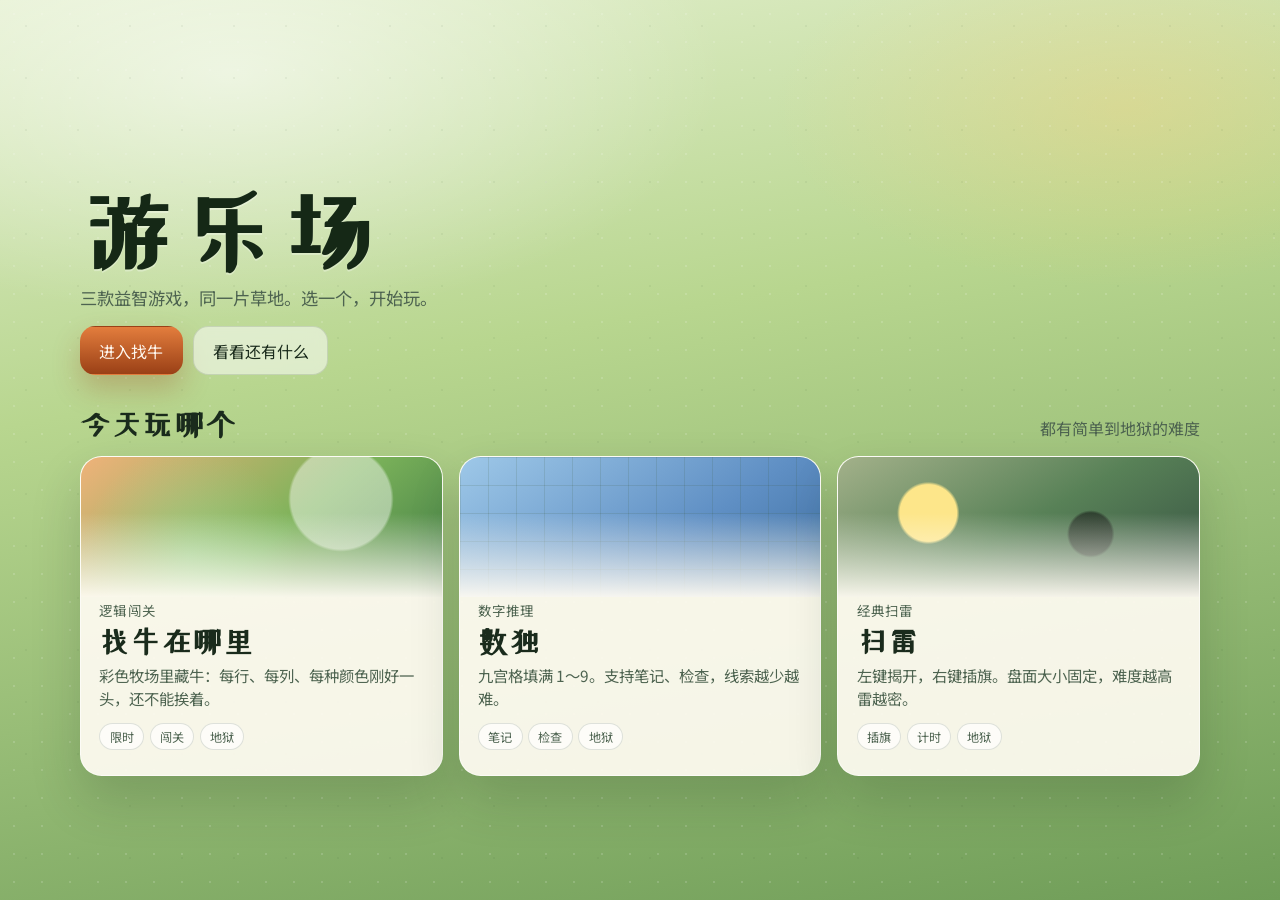
<file: index.html>
<!DOCTYPE html>
<html lang="zh-CN">
  <head>
    <meta charset="UTF-8" />
    <meta name="viewport" content="width=device-width, initial-scale=1.0" />
    <title>游乐场</title>
    <link rel="preconnect" href="https://fonts.googleapis.com" />
    <link rel="preconnect" href="https://fonts.gstatic.com" crossorigin />
    <link
      href="https://fonts.googleapis.com/css2?family=Noto+Sans+SC:wght@400;700&family=ZCOOL+XiaoWei&display=swap"
      rel="stylesheet"
    />
    <link rel="stylesheet" href="css/hub.css" />
  </head>
  <body>
    <main class="shell">
      <header class="hero">
        <h1 class="brand">游乐场</h1>
        <p class="lead">三款益智游戏，同一片草地。选一个，开始玩。</p>
        <div class="cta-row">
          <a class="btn btn-primary" href="games/cow/index.html">进入找牛</a>
          <a class="btn btn-ghost" href="#games">看看还有什么</a>
        </div>
      </header>

      <section id="games" class="catalog">
        <div class="section-head">
          <h2>今天玩哪个</h2>
          <p>都有简单到地狱的难度</p>
        </div>

        <div class="game-grid">
          <a class="game-card cow" href="games/cow/index.html">
            <div class="card-art" aria-hidden="true"></div>
            <div class="card-body">
              <p class="game-kicker">逻辑闯关</p>
              <h3>找牛在哪里</h3>
              <p>彩色牧场里藏牛：每行、每列、每种颜色刚好一头，还不能挨着。</p>
              <div class="chips">
                <span class="chip">限时</span>
                <span class="chip">闯关</span>
                <span class="chip">地狱</span>
              </div>
            </div>
          </a>

          <a class="game-card sudoku" href="games/sudoku/index.html">
            <div class="card-art" aria-hidden="true"></div>
            <div class="card-body">
              <p class="game-kicker">数字推理</p>
              <h3>数独</h3>
              <p>九宫格填满 1～9。支持笔记、检查，线索越少越难。</p>
              <div class="chips">
                <span class="chip">笔记</span>
                <span class="chip">检查</span>
                <span class="chip">地狱</span>
              </div>
            </div>
          </a>

          <a class="game-card mine" href="games/minesweeper/index.html">
            <div class="card-art" aria-hidden="true"></div>
            <div class="card-body">
              <p class="game-kicker">经典扫雷</p>
              <h3>扫雷</h3>
              <p>左键揭开，右键插旗。盘面大小固定，难度越高雷越密。</p>
              <div class="chips">
                <span class="chip">插旗</span>
                <span class="chip">计时</span>
                <span class="chip">地狱</span>
              </div>
            </div>
          </a>
        </div>
      </section>
    </main>
  </body>
</html>
</file>
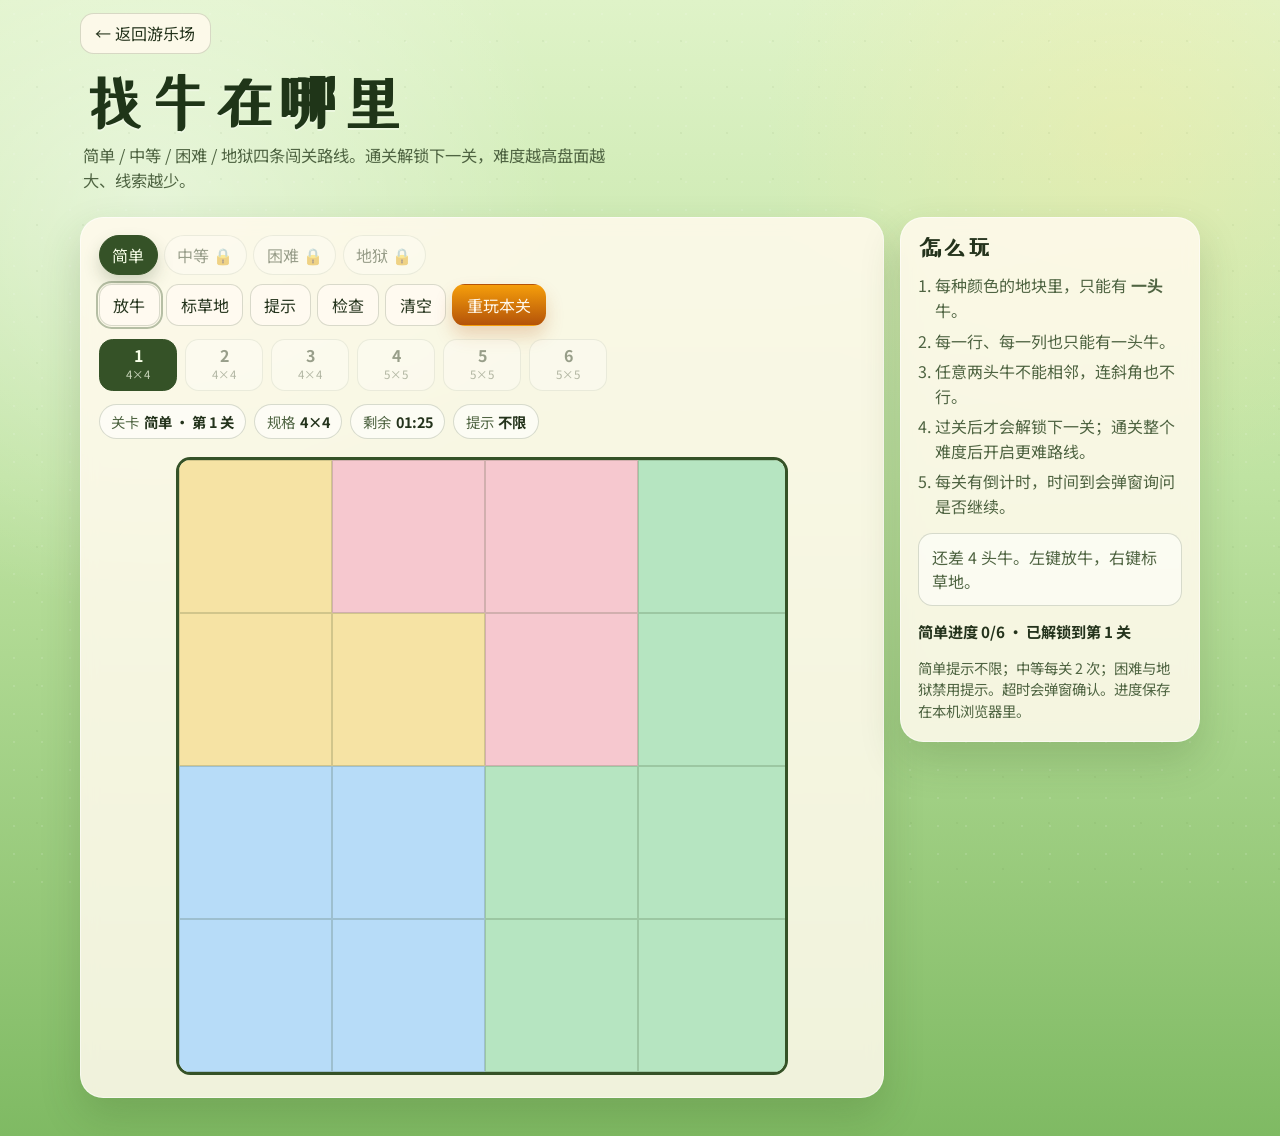
<file: games/cow/index.html>
<!DOCTYPE html>
<html lang="zh-CN">
  <head>
    <meta charset="UTF-8" />
    <meta name="viewport" content="width=device-width, initial-scale=1.0" />
    <title>找牛在哪里</title>
    <link rel="preconnect" href="https://fonts.googleapis.com" />
    <link rel="preconnect" href="https://fonts.gstatic.com" crossorigin />
    <link
      href="https://fonts.googleapis.com/css2?family=Noto+Sans+SC:wght@400;700&family=ZCOOL+XiaoWei&display=swap"
      rel="stylesheet"
    />
    <link rel="stylesheet" href="css/style.css" />
  </head>
  <body>
    <div class="top-nav">
      <a class="home-link" href="../../index.html">← 返回游乐场</a>
    </div>
    <main class="app">
      <header class="hero">
        <h1 class="brand">找牛在哪里</h1>
        <p class="tagline">简单 / 中等 / 困难 / 地狱四条闯关路线。通关解锁下一关，难度越高盘面越大、线索越少。</p>
      </header>

      <div class="layout">
        <section class="board-panel">
          <div class="toolbar">
            <div class="level-tabs" id="diff-tabs" aria-label="难度"></div>
            <div class="tool-row">
              <button type="button" class="tool-btn active" id="mode-cow">放牛</button>
              <button type="button" class="tool-btn" id="mode-grass">标草地</button>
              <button type="button" class="tool-btn" id="hint-btn">提示</button>
              <button type="button" class="tool-btn" id="check-btn">检查</button>
              <button type="button" class="tool-btn" id="clear-btn">清空</button>
              <button type="button" class="tool-btn primary" id="retry-btn">重玩本关</button>
            </div>
          </div>

          <div class="stage-grid" id="stage-grid" aria-label="关卡"></div>

          <div class="meta-bar">
            <span>关卡 <strong id="stage-label">简单 · 第 1 关</strong></span>
            <span>规格 <strong id="size-label">4×4</strong></span>
            <span id="timer-wrap">剩余 <strong id="timer">02:00</strong></span>
            <span>提示 <strong id="hint-meta">不限</strong></span>
          </div>

          <div class="board-wrap">
            <div class="board" id="board" role="grid" aria-label="牧场棋盘"></div>
          </div>

          <div class="win-banner" id="win-banner">
            <div id="win-text">找齐啦！</div>
            <button type="button" class="tool-btn primary" id="next-btn" hidden>下一关</button>
          </div>
        </section>

        <aside class="side-panel">
          <h2>怎么玩</h2>
          <ol class="rules">
            <li>每种颜色的地块里，只能有 <strong>一头</strong> 牛。</li>
            <li>每一行、每一列也只能有一头牛。</li>
            <li>任意两头牛不能相邻，连斜角也不行。</li>
            <li>过关后才会解锁下一关；通关整个难度后开启更难路线。</li>
            <li>每关有倒计时，时间到会弹窗询问是否继续。</li>
          </ol>
          <div class="status" id="status">正在铺草地…</div>
          <p class="progress-text" id="progress-text">简单进度 0/6</p>
          <p class="help-note">
            简单提示不限；中等每关 2 次；困难与地狱禁用提示。超时会弹窗确认。进度保存在本机浏览器里。
          </p>
        </aside>
      </div>
    </main>

    <div class="modal" id="timeout-modal" hidden>
      <div class="modal-card" role="dialog" aria-modal="true" aria-labelledby="timeout-title">
        <h2 id="timeout-title">时间到！</h2>
        <p id="timeout-message">本关倒计时已结束，是否继续挑战这一关？</p>
        <div class="modal-actions">
          <button type="button" class="tool-btn" id="timeout-cancel-btn">先停一停</button>
          <button type="button" class="tool-btn primary" id="timeout-continue-btn">继续</button>
        </div>
      </div>
    </div>

    <div class="modal" id="win-modal" hidden>
      <div class="modal-card win-card" role="dialog" aria-modal="true" aria-labelledby="win-title">
        <h2 id="win-title">过关啦！</h2>
        <p id="win-message">本关已完成，是否进入下一关？</p>
        <div class="modal-actions">
          <button type="button" class="tool-btn" id="win-stay-btn">先停一停</button>
          <button type="button" class="tool-btn primary" id="win-next-btn">下一关</button>
        </div>
      </div>
    </div>

    <script src="js/puzzle.js"></script>
    <script src="js/game.js"></script>
  </body>
</html>
</file>
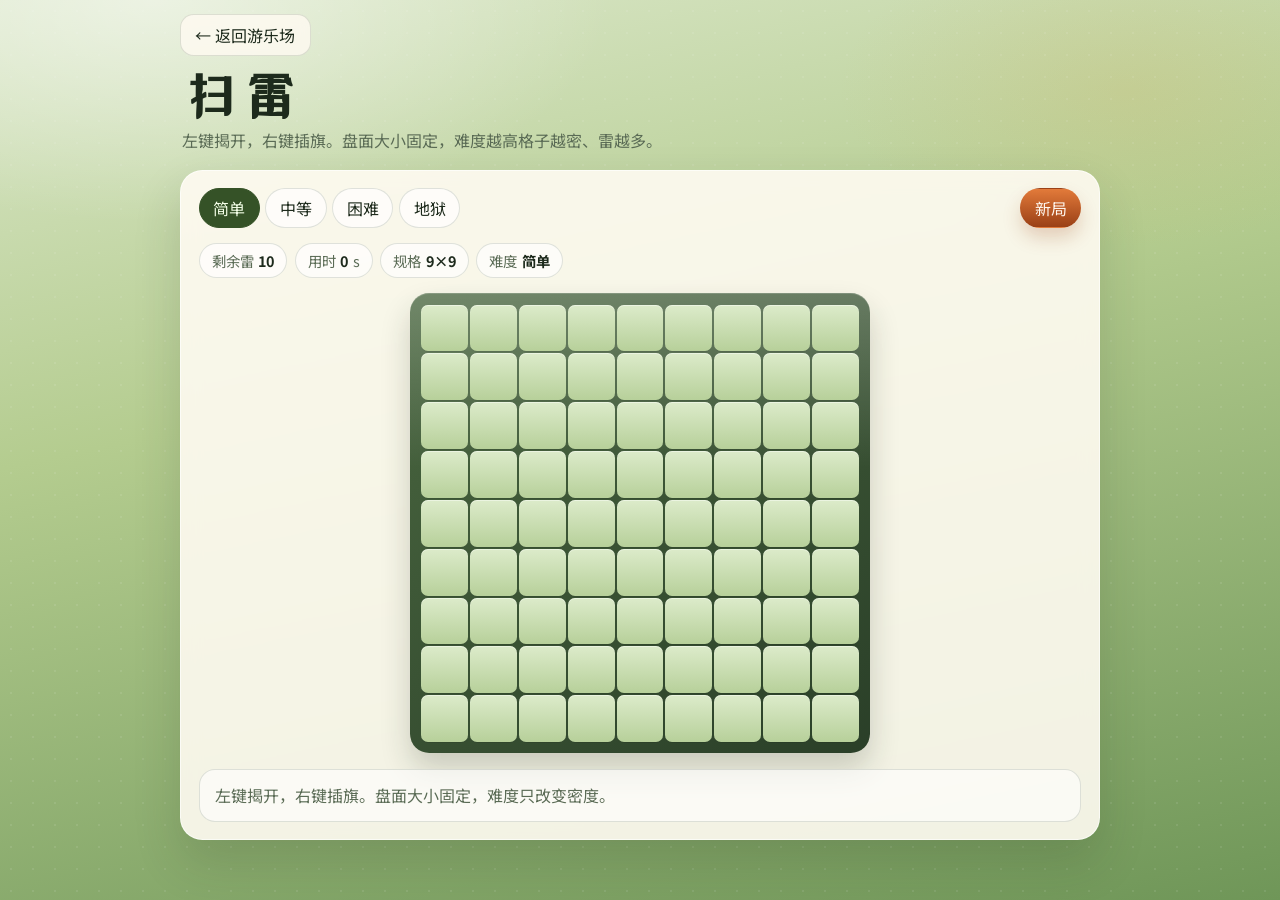
<file: games/minesweeper/index.html>
<!DOCTYPE html>
<html lang="zh-CN">
  <head>
    <meta charset="UTF-8" />
    <meta name="viewport" content="width=device-width, initial-scale=1.0" />
    <title>扫雷 · 游乐场</title>
    <link rel="preconnect" href="https://fonts.googleapis.com" />
    <link rel="preconnect" href="https://fonts.gstatic.com" crossorigin />
    <link
      href="https://fonts.googleapis.com/css2?family=Noto+Sans+SC:wght@400;700&family=ZCOOL+XiaoWei&display=swap"
      rel="stylesheet"
    />
    <link rel="stylesheet" href="style.css" />
  </head>
  <body>
    <div class="topbar"><a class="back-link" href="../../index.html">← 返回游乐场</a></div>
    <main class="app">
      <header class="page-head">
        <h1 class="brand">扫雷</h1>
        <p class="tagline">左键揭开，右键插旗。盘面大小固定，难度越高格子越密、雷越多。</p>
      </header>

      <section class="panel">
        <div class="toolbar">
          <div class="level-tabs" id="diffs"></div>
          <button class="tool-btn primary" id="new-btn">新局</button>
        </div>

        <div class="meta">
          <span class="meta-pill">剩余雷 <strong id="left">0</strong></span>
          <span class="meta-pill">用时 <strong id="time">0</strong>s</span>
          <span class="meta-pill">规格 <strong id="size-label">9×9</strong></span>
          <span class="meta-pill">难度 <strong id="diff-label">简单</strong></span>
        </div>

        <div class="stage">
          <div class="board-shell">
            <div class="mine" id="board" aria-label="扫雷棋盘"></div>
          </div>
        </div>

        <div class="status" id="status">开始扫雷吧。</div>
      </section>
    </main>
    <script src="game.js"></script>
  </body>
</html>
</file>
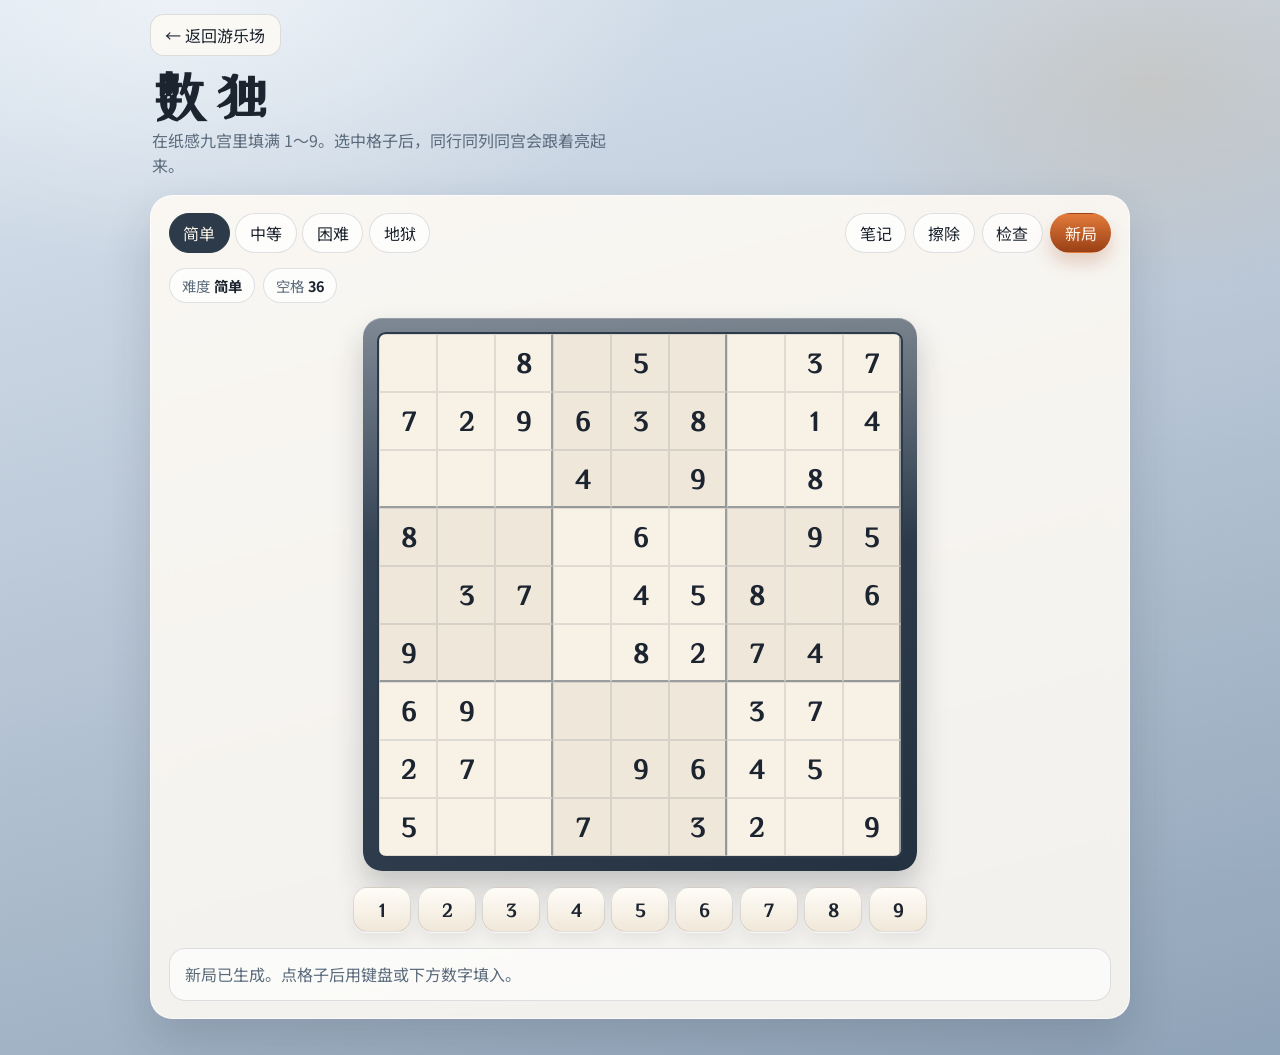
<file: games/sudoku/index.html>
<!DOCTYPE html>
<html lang="zh-CN">
  <head>
    <meta charset="UTF-8" />
    <meta name="viewport" content="width=device-width, initial-scale=1.0" />
    <title>数独 · 游乐场</title>
    <link rel="preconnect" href="https://fonts.googleapis.com" />
    <link rel="preconnect" href="https://fonts.gstatic.com" crossorigin />
    <link
      href="https://fonts.googleapis.com/css2?family=Noto+Sans+SC:wght@400;700&family=ZCOOL+XiaoWei&display=swap"
      rel="stylesheet"
    />
    <link rel="stylesheet" href="style.css" />
  </head>
  <body>
    <div class="topbar"><a class="back-link" href="../../index.html">← 返回游乐场</a></div>
    <main class="app">
      <header class="page-head">
        <h1 class="brand">数独</h1>
        <p class="tagline">在纸感九宫里填满 1～9。选中格子后，同行同列同宫会跟着亮起来。</p>
      </header>

      <section class="panel">
        <div class="toolbar">
          <div class="level-tabs" id="diffs"></div>
          <button class="tool-btn" id="note-btn">笔记</button>
          <button class="tool-btn" id="erase-btn">擦除</button>
          <button class="tool-btn" id="check-btn">检查</button>
          <button class="tool-btn primary" id="new-btn">新局</button>
        </div>

        <div class="meta">
          <span class="meta-pill">难度 <strong id="diff-label">简单</strong></span>
          <span class="meta-pill">空格 <strong id="empty-label">0</strong></span>
        </div>

        <div class="stage">
          <div class="board-shell">
            <div class="sudoku" id="board" aria-label="数独棋盘"></div>
          </div>
          <div class="pad" id="pad" aria-label="数字键盘"></div>
        </div>

        <div class="status" id="status">点格子后输入数字。</div>
      </section>
    </main>
    <script src="game.js"></script>
  </body>
</html>
</file>
<file: css/hub.css>
:root {
  --ink: #1a2b1c;
  --muted: #4d6350;
  --panel: rgba(255, 251, 242, 0.92);
  --line: rgba(36, 58, 38, 0.14);
  --accent: #c45c26;
  --accent-deep: #9a4016;
  --shadow: 0 24px 50px rgba(24, 40, 24, 0.18);
  --font-display: "ZCOOL XiaoWei", "Songti SC", "Noto Serif SC", serif;
  --font-body: "Noto Sans SC", "PingFang SC", "Microsoft YaHei", sans-serif;
}

* {
  box-sizing: border-box;
}

html,
body {
  margin: 0;
  min-height: 100%;
}

body {
  color: var(--ink);
  font-family: var(--font-body);
  background:
    radial-gradient(ellipse 70% 50% at 18% 8%, rgba(255, 255, 255, 0.55), transparent 55%),
    radial-gradient(ellipse 55% 40% at 88% 12%, rgba(255, 206, 120, 0.32), transparent 50%),
    linear-gradient(170deg, #e4f0cf 0%, #b8d68f 38%, #6f9d58 100%);
  overflow-x: hidden;
}

body::before {
  content: "";
  position: fixed;
  inset: 0;
  pointer-events: none;
  background-image:
    radial-gradient(rgba(255, 255, 255, 0.22) 1px, transparent 1px),
    radial-gradient(rgba(48, 78, 40, 0.08) 1.4px, transparent 1.4px);
  background-size: 28px 28px, 52px 52px;
  opacity: 0.7;
}

.shell {
  position: relative;
  z-index: 1;
  width: min(1120px, calc(100% - 2rem));
  margin: 0 auto;
  padding: 1.5rem 0 3rem;
}

.hero {
  min-height: min(48vh, 380px);
  display: grid;
  align-content: end;
  gap: 0.65rem;
  padding: 1.4rem 0 1.8rem;
}

.brand {
  margin: 0;
  font-family: var(--font-display);
  font-size: clamp(3.2rem, 9vw, 5.8rem);
  line-height: 0.92;
  letter-spacing: 0.06em;
  color: #152816;
  text-shadow: 0 2px 0 rgba(255, 255, 255, 0.3);
  animation: rise 0.7s ease both;
}

.lead {
  margin: 0;
  max-width: 28rem;
  color: var(--muted);
  font-size: 1.08rem;
  line-height: 1.55;
  animation: rise 0.7s ease 0.08s both;
}

.cta-row {
  display: flex;
  flex-wrap: wrap;
  gap: 0.65rem;
  margin-top: 0.25rem;
  animation: rise 0.7s ease 0.14s both;
}

.btn {
  appearance: none;
  border: 1px solid transparent;
  border-radius: 0.95rem;
  padding: 0.72rem 1.15rem;
  font: inherit;
  cursor: pointer;
  text-decoration: none;
  color: inherit;
  transition: transform 0.15s ease, box-shadow 0.15s ease;
}

.btn:hover {
  transform: translateY(-2px);
}

.btn-primary {
  background: linear-gradient(180deg, #e37d3d, var(--accent-deep));
  color: #fff8f0;
  box-shadow: 0 14px 28px rgba(154, 64, 22, 0.28);
}

.btn-ghost {
  background: rgba(255, 255, 255, 0.52);
  border-color: var(--line);
  backdrop-filter: blur(6px);
}

.catalog {
  margin-top: 0.4rem;
}

.section-head {
  display: flex;
  justify-content: space-between;
  align-items: end;
  gap: 1rem;
  margin-bottom: 0.95rem;
}

.section-head h2 {
  margin: 0;
  font-family: var(--font-display);
  font-size: 1.85rem;
  letter-spacing: 0.04em;
}

.section-head p {
  margin: 0;
  color: var(--muted);
}

.game-grid {
  display: grid;
  grid-template-columns: repeat(3, minmax(0, 1fr));
  gap: 1rem;
}

.game-card {
  position: relative;
  display: grid;
  grid-template-rows: 140px 1fr;
  min-height: 320px;
  border-radius: 1.35rem;
  overflow: hidden;
  text-decoration: none;
  color: inherit;
  background: var(--panel);
  border: 1px solid rgba(255, 255, 255, 0.6);
  box-shadow: var(--shadow);
  transition: transform 0.2s ease, box-shadow 0.2s ease;
  animation: rise 0.7s ease both;
}

.game-card:nth-child(2) {
  animation-delay: 0.06s;
}

.game-card:nth-child(3) {
  animation-delay: 0.12s;
}

.game-card:hover {
  transform: translateY(-6px);
  box-shadow: 0 30px 55px rgba(24, 40, 24, 0.22);
}

.card-art {
  position: relative;
  overflow: hidden;
}

.card-art::after {
  content: "";
  position: absolute;
  inset: 0;
  background: linear-gradient(180deg, transparent 40%, rgba(255, 251, 242, 0.95));
}

.game-card.cow .card-art {
  background:
    radial-gradient(circle at 72% 30%, rgba(255, 255, 255, 0.45) 0 18%, transparent 19%),
    radial-gradient(circle at 30% 70%, rgba(134, 239, 172, 0.35), transparent 40%),
    linear-gradient(140deg, #f0b27a, #7cb35a 55%, #3f7a45);
}

.game-card.sudoku .card-art {
  background:
    linear-gradient(#35522722 1px, transparent 1px) 0 0 / 28px 28px,
    linear-gradient(90deg, #35522722 1px, transparent 1px) 0 0 / 28px 28px,
    linear-gradient(145deg, #9ec8e8, #5f8fc4 60%, #3d6ea0);
}

.game-card.mine .card-art {
  background:
    radial-gradient(circle at 25% 40%, #fde68a 0 10%, transparent 11%),
    radial-gradient(circle at 70% 55%, #1118 0 8%, transparent 9%),
    linear-gradient(150deg, #a3b18a, #588157 50%, #344e41);
}

.card-body {
  display: grid;
  gap: 0.45rem;
  align-content: start;
  padding: 0.2rem 1.15rem 1.2rem;
}

.game-kicker {
  margin: 0;
  color: var(--muted);
  font-size: 0.84rem;
  letter-spacing: 0.08em;
}

.game-card h3 {
  margin: 0;
  font-family: var(--font-display);
  font-size: 1.85rem;
  letter-spacing: 0.03em;
}

.card-body > p:not(.game-kicker) {
  margin: 0;
  color: var(--muted);
  line-height: 1.5;
  font-size: 0.96rem;
}

.chips {
  display: flex;
  flex-wrap: wrap;
  gap: 0.35rem;
  margin-top: 0.35rem;
}

.chip {
  border-radius: 999px;
  padding: 0.22rem 0.58rem;
  background: rgba(255, 255, 255, 0.72);
  border: 1px solid var(--line);
  font-size: 0.76rem;
  color: var(--muted);
}

@keyframes rise {
  from {
    opacity: 0;
    transform: translateY(16px);
  }
  to {
    opacity: 1;
    transform: translateY(0);
  }
}

@media (max-width: 900px) {
  .game-grid {
    grid-template-columns: 1fr;
  }

  .game-card {
    grid-template-rows: 120px 1fr;
    min-height: 0;
  }
}

@media (max-width: 560px) {
  .shell {
    width: min(100% - 1rem, 1120px);
  }

  .hero {
    min-height: auto;
    padding-top: 1rem;
  }
}
</file>
<file: games/cow/css/style.css>
:root {
  --bg-top: #dff3c8;
  --bg-mid: #bfe3a2;
  --bg-bottom: #7fba63;
  --ink: #24331c;
  --muted: #4f6442;
  --panel: rgba(255, 250, 236, 0.88);
  --panel-strong: #fffaf0;
  --line: rgba(47, 70, 30, 0.18);
  --accent: #d97706;
  --accent-deep: #b45309;
  --danger: #c2410c;
  --ok: #15803d;
  --shadow: 0 18px 40px rgba(45, 70, 24, 0.18);
  --board-border: #355227;
  --font-display: "ZCOOL XiaoWei", "Songti SC", "Noto Serif SC", serif;
  --font-body: "Noto Sans SC", "PingFang SC", "Microsoft YaHei", sans-serif;
}

* {
  box-sizing: border-box;
}

html,
body {
  margin: 0;
  min-height: 100%;
}

body {
  color: var(--ink);
  font-family: var(--font-body);
  background:
    radial-gradient(circle at 12% 18%, rgba(255, 255, 255, 0.45), transparent 28%),
    radial-gradient(circle at 88% 12%, rgba(255, 236, 160, 0.35), transparent 24%),
    linear-gradient(180deg, var(--bg-top), var(--bg-mid) 42%, var(--bg-bottom));
  overflow-x: hidden;
}

body::before {
  content: "";
  position: fixed;
  inset: 0;
  pointer-events: none;
  background-image:
    radial-gradient(rgba(255, 255, 255, 0.18) 1px, transparent 1px),
    radial-gradient(rgba(70, 110, 40, 0.08) 1.5px, transparent 1.5px);
  background-size: 28px 28px, 46px 46px;
  background-position: 0 0, 14px 18px;
  opacity: 0.7;
}

.top-nav {
  position: relative;
  z-index: 2;
  width: min(1120px, calc(100% - 2rem));
  margin: 0.8rem auto 0;
}

.home-link {
  display: inline-block;
  text-decoration: none;
  color: #24331c;
  background: rgba(255, 250, 236, 0.88);
  border: 1px solid rgba(47, 70, 30, 0.18);
  border-radius: 0.85rem;
  padding: 0.48rem 0.9rem;
  transition: transform 0.15s ease, background 0.15s ease;
}

.home-link:hover {
  background: #fffaf0;
  transform: translateY(-1px);
}

.app {
  position: relative;
  z-index: 1;
  width: min(1120px, calc(100% - 2rem));
  margin: 0 auto;
  padding: 1rem 0 2.4rem;
  display: grid;
  gap: 1.1rem;
}

.hero {
  display: grid;
  gap: 0.55rem;
  padding: 0.2rem 0.2rem 0.4rem;
}

.brand {
  margin: 0;
  font-family: var(--font-display);
  font-size: clamp(2.4rem, 6vw, 3.8rem);
  letter-spacing: 0.04em;
  line-height: 1;
  color: #1f3518;
  text-shadow: 0 2px 0 rgba(255, 255, 255, 0.35);
  animation: rise-in 0.7s ease both;
}

.tagline {
  margin: 0;
  max-width: 34rem;
  color: var(--muted);
  font-size: 1.02rem;
  line-height: 1.55;
  animation: rise-in 0.7s ease 0.08s both;
}

.layout {
  display: grid;
  grid-template-columns: minmax(0, 1fr) 300px;
  gap: 1rem;
  align-items: start;
}

.board-panel,
.side-panel {
  background: var(--panel);
  border: 1px solid rgba(255, 255, 255, 0.55);
  box-shadow: var(--shadow);
  backdrop-filter: blur(8px);
}

.board-panel {
  position: relative;
  border-radius: 1.45rem;
  padding: 1.05rem 1.1rem 1.15rem;
  animation: rise-in 0.75s ease 0.12s both;
}

.toolbar {
  display: flex;
  flex-wrap: wrap;
  gap: 0.55rem;
  align-items: center;
  justify-content: space-between;
  margin-bottom: 0.85rem;
}

.level-tabs {
  display: flex;
  flex-wrap: wrap;
  gap: 0.4rem;
}

.level-tab,
.tool-btn,
.ghost-btn {
  appearance: none;
  border: 1px solid transparent;
  cursor: pointer;
  font: inherit;
  transition: transform 0.15s ease, background 0.15s ease, border-color 0.15s ease, box-shadow 0.15s ease;
}

.level-tab {
  background: rgba(255, 255, 255, 0.55);
  color: var(--ink);
  border-color: var(--line);
  border-radius: 999px;
  padding: 0.42rem 0.78rem;
}

.level-tab:hover,
.tool-btn:hover,
.ghost-btn:hover {
  transform: translateY(-1px);
}

.level-tab.active {
  background: #355227;
  color: #f8ffe9;
  border-color: #355227;
  box-shadow: 0 8px 16px rgba(53, 82, 39, 0.22);
}

.level-tab.locked,
.stage-btn.locked,
.tool-btn:disabled {
  opacity: 0.45;
  cursor: not-allowed;
  transform: none;
}

.stage-grid {
  display: grid;
  grid-template-columns: repeat(auto-fill, minmax(4.4rem, 1fr));
  gap: 0.45rem;
  margin-bottom: 0.85rem;
}

.stage-btn {
  appearance: none;
  border: 1px solid var(--line);
  background: rgba(255, 255, 255, 0.62);
  border-radius: 0.85rem;
  padding: 0.45rem 0.35rem;
  display: grid;
  gap: 0.1rem;
  place-items: center;
  cursor: pointer;
  font: inherit;
  color: var(--ink);
  transition: transform 0.15s ease, background 0.15s ease, border-color 0.15s ease;
}

.stage-btn:hover:not(:disabled) {
  transform: translateY(-1px);
  background: #fffaf0;
}

.stage-btn.active {
  background: #355227;
  color: #f8ffe9;
  border-color: #355227;
}

.stage-btn.cleared:not(.active) {
  border-color: rgba(21, 128, 61, 0.35);
  background: rgba(220, 252, 231, 0.75);
}

.stage-btn.cleared:not(.active)::after {
  content: "✓";
  position: absolute;
  font-size: 0.7rem;
}

.stage-btn {
  position: relative;
}

.stage-num {
  font-weight: 700;
  font-size: 1rem;
  line-height: 1.1;
}

.stage-size {
  font-size: 0.72rem;
  opacity: 0.75;
}

.progress-text {
  margin: 0;
  color: var(--ink);
  font-weight: 700;
  font-size: 0.95rem;
}

.tool-row {
  display: flex;
  flex-wrap: wrap;
  gap: 0.4rem;
}

.tool-btn,
.ghost-btn {
  background: var(--panel-strong);
  border-color: var(--line);
  border-radius: 0.8rem;
  padding: 0.5rem 0.85rem;
  color: var(--ink);
}

.tool-btn.primary {
  background: linear-gradient(180deg, #f59e0b, var(--accent-deep));
  color: #fff8eb;
  border-color: transparent;
  box-shadow: 0 10px 18px rgba(180, 83, 9, 0.22);
}

.tool-btn.active {
  outline: 2px solid rgba(53, 82, 39, 0.35);
  outline-offset: 1px;
}

.meta-bar {
  display: flex;
  flex-wrap: wrap;
  gap: 0.5rem;
  margin-bottom: 0.9rem;
  color: var(--muted);
  font-size: 0.9rem;
}

.meta-bar > span {
  display: inline-flex;
  align-items: center;
  gap: 0.3rem;
  padding: 0.38rem 0.72rem;
  border-radius: 999px;
  background: rgba(255, 255, 255, 0.58);
  border: 1px solid var(--line);
}

.meta-bar strong {
  color: var(--ink);
  font-weight: 700;
}

#timer-wrap.urgent strong {
  color: var(--danger);
  animation: pulse 0.9s ease infinite;
}

#timer-wrap.expired strong {
  color: var(--danger);
}

.board-wrap {
  display: grid;
  place-items: center;
  width: 100%;
  max-width: 100%;
  padding: 0.2rem;
  overflow: hidden;
  min-height: min(70vw, 420px);
  overflow-anchor: none;
}

.board {
  --cell: 48px;
  --size: 5;
  display: grid;
  grid-template-columns: repeat(var(--size), var(--cell));
  grid-template-rows: repeat(var(--size), var(--cell));
  width: calc(var(--size) * var(--cell));
  max-width: 100%;
  border: 3px solid var(--board-border);
  border-radius: 0.9rem;
  overflow: hidden;
  box-shadow: inset 0 0 0 1px rgba(255, 255, 255, 0.35);
  user-select: none;
  touch-action: manipulation;
  overflow-anchor: none;
}

.cell {
  position: relative;
  display: grid;
  place-items: center;
  border: 1px solid rgba(40, 60, 25, 0.18);
  background: var(--cell-fill);
  cursor: pointer;
  -webkit-tap-highlight-color: transparent;
  touch-action: manipulation;
}

.cell:hover {
  filter: brightness(1.04);
}

.cell:focus-visible {
  outline: 2px solid #fff;
  outline-offset: -3px;
  z-index: 2;
}

.cell.conflict {
  animation: shake 0.35s ease;
  box-shadow: inset 0 0 0 3px rgba(194, 65, 12, 0.55);
}

.cell.hint-flash {
  animation: pulse 0.8s ease;
}

.mark {
  position: absolute;
  inset: 0;
  display: grid;
  place-items: center;
  font-size: calc(var(--cell) * 0.42);
  line-height: 1;
  pointer-events: none;
}

.mark.cow {
  font-size: calc(var(--cell) * 0.5);
  filter: drop-shadow(0 2px 0 rgba(0, 0, 0, 0.08));
  animation: pop 0.22s ease;
}

.mark.grass {
  color: rgba(40, 70, 25, 0.55);
  font-size: calc(var(--cell) * 0.28);
}

.mark.lock {
  position: absolute;
  top: 2px;
  right: 3px;
  font-size: max(0.45rem, calc(var(--cell) * 0.18));
  opacity: 0.55;
}

.side-panel {
  border-radius: 1.45rem;
  padding: 1.1rem 1.05rem 1.2rem;
  display: grid;
  gap: 0.9rem;
  animation: rise-in 0.75s ease 0.18s both;
}

.side-panel h2 {
  margin: 0;
  font-family: var(--font-display);
  font-size: 1.45rem;
  letter-spacing: 0.03em;
}

.rules {
  margin: 0;
  padding-left: 1.1rem;
  color: var(--muted);
  line-height: 1.55;
}

.rules li + li {
  margin-top: 0.35rem;
}

.status {
  min-height: 3.2rem;
  padding: 0.75rem 0.85rem;
  border-radius: 0.9rem;
  background: rgba(255, 255, 255, 0.55);
  border: 1px solid var(--line);
  color: var(--muted);
  line-height: 1.45;
}

.status.ok {
  color: var(--ok);
  background: rgba(220, 252, 231, 0.85);
  border-color: rgba(21, 128, 61, 0.2);
}

.status.bad {
  color: var(--danger);
  background: rgba(255, 237, 213, 0.9);
  border-color: rgba(194, 65, 12, 0.2);
}

.help-note {
  margin: 0;
  color: var(--muted);
  font-size: 0.9rem;
  line-height: 1.5;
}

.win-banner {
  display: none;
}

.modal[hidden] {
  display: none !important;
}

.modal {
  position: fixed;
  inset: 0;
  z-index: 40;
  display: grid;
  place-items: center;
  padding: 1rem;
  background: rgba(28, 42, 20, 0.45);
  backdrop-filter: blur(3px);
  animation: rise-in 0.2s ease both;
}

.modal-card {
  width: min(22rem, 100%);
  background: #fffaf0;
  border: 1px solid rgba(255, 255, 255, 0.7);
  border-radius: 1.2rem;
  box-shadow: var(--shadow);
  padding: 1.25rem 1.2rem 1.15rem;
  text-align: center;
}

.modal-card h2 {
  margin: 0 0 0.55rem;
  font-family: var(--font-display);
  font-size: 1.7rem;
  color: var(--danger);
  letter-spacing: 0.04em;
}

.modal-card.win-card h2 {
  color: #166534;
}

.modal-card p {
  margin: 0 0 1rem;
  color: var(--muted);
  line-height: 1.55;
}

.modal-actions {
  display: flex;
  flex-wrap: wrap;
  gap: 0.55rem;
  justify-content: center;
}

@keyframes rise-in {
  from {
    opacity: 0;
    transform: translateY(12px);
  }
  to {
    opacity: 1;
    transform: translateY(0);
  }
}

@keyframes pop {
  from {
    transform: scale(0.72);
    opacity: 0.2;
  }
  to {
    transform: scale(1);
    opacity: 1;
  }
}

@keyframes shake {
  0%,
  100% {
    transform: translateX(0);
  }
  25% {
    transform: translateX(-2px);
  }
  75% {
    transform: translateX(2px);
  }
}

@keyframes pulse {
  0%,
  100% {
    filter: brightness(1);
  }
  40% {
    filter: brightness(1.18);
  }
}

@media (max-width: 900px) {
  .layout {
    grid-template-columns: 1fr;
  }

  .side-panel {
    order: 2;
  }
}

@media (max-width: 560px) {
  .app {
    width: min(100% - 1rem, 1120px);
    padding-top: 0.7rem;
  }

  .top-nav {
    width: min(100% - 1rem, 1120px);
  }

  .board-panel {
    padding: 0.75rem;
  }

  .toolbar {
    align-items: stretch;
  }

  .tool-row {
    width: 100%;
  }

  .tool-btn {
    flex: 1 1 auto;
    padding: 0.45rem 0.55rem;
    font-size: 0.9rem;
  }

  .meta-bar {
    gap: 0.35rem;
  }

  .meta-bar > span {
    padding: 0.28rem 0.55rem;
    font-size: 0.8rem;
  }
}
</file>
<file: games/minesweeper/style.css>
:root {
  --ink: #1d2a1c;
  --muted: #5a6b55;
  --panel: rgba(255, 251, 242, 0.9);
  --line: rgba(40, 60, 35, 0.14);
  --frame: #2f4630;
  --accent: #c45c26;
  --accent-deep: #9a4016;
  --ok: #1f7a45;
  --danger: #c2410c;
  --shadow: 0 22px 48px rgba(28, 42, 24, 0.16);
  --board-max: min(460px, calc(100vw - 3.2rem));
  --font-display: "ZCOOL XiaoWei", "Songti SC", "Noto Serif SC", serif;
  --font-body: "Noto Sans SC", "PingFang SC", "Microsoft YaHei", sans-serif;
}

* {
  box-sizing: border-box;
}

html,
body {
  margin: 0;
  min-height: 100%;
}

body {
  color: var(--ink);
  font-family: var(--font-body);
  background:
    radial-gradient(ellipse 65% 45% at 12% 0%, rgba(255, 255, 255, 0.5), transparent 55%),
    radial-gradient(ellipse 45% 35% at 88% 10%, rgba(210, 180, 100, 0.22), transparent 50%),
    linear-gradient(168deg, #dce8cb 0%, #b4cc8f 40%, #6f9658 100%);
}

body::before {
  content: "";
  position: fixed;
  inset: 0;
  pointer-events: none;
  background-image: radial-gradient(rgba(255, 255, 255, 0.16) 1px, transparent 1px);
  background-size: 22px 22px;
  opacity: 0.55;
}

.topbar {
  position: relative;
  z-index: 2;
  width: min(920px, calc(100% - 1.5rem));
  margin: 0.9rem auto 0;
}

.back-link {
  display: inline-block;
  text-decoration: none;
  color: var(--ink);
  background: rgba(255, 251, 242, 0.8);
  border: 1px solid var(--line);
  border-radius: 0.85rem;
  padding: 0.48rem 0.9rem;
  backdrop-filter: blur(6px);
  transition: transform 0.15s ease, background 0.15s ease;
}

.back-link:hover {
  transform: translateY(-1px);
  background: #fffaf0;
}

.app {
  position: relative;
  z-index: 1;
  width: min(920px, calc(100% - 1.5rem));
  margin: 0.85rem auto 2.2rem;
  display: grid;
  gap: 0.95rem;
}

.page-head {
  display: grid;
  gap: 0.35rem;
  padding: 0.1rem 0.15rem;
}

.brand {
  margin: 0;
  font-family: var(--font-display);
  font-size: clamp(2.4rem, 6vw, 3.4rem);
  letter-spacing: 0.06em;
  line-height: 0.95;
}

.tagline {
  margin: 0;
  max-width: 32rem;
  color: var(--muted);
  line-height: 1.55;
}

.panel {
  display: grid;
  gap: 0.95rem;
  padding: 1.1rem;
  border-radius: 1.4rem;
  background: var(--panel);
  border: 1px solid rgba(255, 255, 255, 0.62);
  box-shadow: var(--shadow);
  backdrop-filter: blur(10px);
}

.toolbar {
  display: flex;
  flex-wrap: wrap;
  gap: 0.45rem;
  align-items: center;
}

.level-tabs {
  display: flex;
  flex-wrap: wrap;
  gap: 0.35rem;
  margin-right: auto;
}

.level-tab,
.tool-btn {
  appearance: none;
  border: 1px solid var(--line);
  background: rgba(255, 255, 255, 0.7);
  border-radius: 999px;
  padding: 0.42rem 0.85rem;
  font: inherit;
  color: var(--ink);
  cursor: pointer;
  transition: transform 0.15s ease, background 0.15s ease, color 0.15s ease;
}

.level-tab:hover,
.tool-btn:hover {
  transform: translateY(-1px);
  background: #fff;
}

.level-tab.active {
  background: #355227;
  color: #f4ffe8;
  border-color: #355227;
}

.tool-btn.primary {
  background: linear-gradient(180deg, #e27a3a, var(--accent-deep));
  color: #fff8f0;
  border-color: transparent;
  box-shadow: 0 10px 18px rgba(154, 64, 22, 0.22);
}

.meta {
  display: flex;
  flex-wrap: wrap;
  gap: 0.45rem;
}

.meta-pill {
  display: inline-flex;
  gap: 0.3rem;
  align-items: center;
  padding: 0.38rem 0.75rem;
  border-radius: 999px;
  background: rgba(255, 255, 255, 0.7);
  border: 1px solid var(--line);
  color: var(--muted);
  font-size: 0.9rem;
}

.meta-pill strong {
  color: var(--ink);
  font-variant-numeric: tabular-nums;
}

.stage {
  display: grid;
  justify-items: center;
}

.board-shell {
  width: var(--board-max);
  aspect-ratio: 1;
  padding: 0.7rem;
  border-radius: 1.2rem;
  background:
    linear-gradient(180deg, rgba(255, 255, 255, 0.22), transparent 38%),
    linear-gradient(145deg, #4a6740, #2a3f28);
  box-shadow:
    inset 0 1px 0 rgba(255, 255, 255, 0.16),
    0 16px 30px rgba(28, 42, 24, 0.2);
}

.mine {
  --cols: 9;
  --rows: 9;
  --gap: 2px;
  display: grid;
  width: 100%;
  height: 100%;
  gap: var(--gap);
  grid-template-columns: repeat(var(--cols), 1fr);
  grid-template-rows: repeat(var(--rows), 1fr);
}

.mine button {
  appearance: none;
  width: 100%;
  height: 100%;
  min-width: 0;
  min-height: 0;
  border: none;
  border-radius: clamp(3px, 0.6vw, 7px);
  background: linear-gradient(180deg, #dcebca, #b7d09a);
  box-shadow:
    inset 0 1px 0 rgba(255, 255, 255, 0.42),
    0 1px 0 rgba(0, 0, 0, 0.08);
  font: inherit;
  font-size: clamp(0.55rem, calc(var(--board-max) / var(--cols) * 0.42), 1rem);
  font-weight: 700;
  line-height: 1;
  cursor: pointer;
  transition: filter 0.12s ease;
  touch-action: manipulation;
  user-select: none;
}

.mine button:hover:not(.open):not(:disabled) {
  filter: brightness(1.05);
}

.mine button.open {
  background: #f4efe3;
  box-shadow: inset 0 0 0 1px rgba(53, 82, 39, 0.08);
  cursor: default;
  filter: none;
}

.mine button.flag {
  background: linear-gradient(180deg, #ffe08a, #f0c44a);
  color: #7a4a08;
}

.mine button.bomb {
  background: linear-gradient(180deg, #fecaca, #f87171);
  color: #7f1d1d;
}

.c1 { color: #1d4ed8; }
.c2 { color: #15803d; }
.c3 { color: #c2410c; }
.c4 { color: #6d28d9; }
.c5 { color: #9a3412; }
.c6 { color: #0f766e; }
.c7 { color: #111; }
.c8 { color: #6b7280; }

.status {
  padding: 0.85rem 0.95rem;
  border-radius: 1rem;
  background: rgba(255, 255, 255, 0.62);
  border: 1px solid var(--line);
  color: var(--muted);
  line-height: 1.5;
}

.status.ok {
  color: var(--ok);
  background: rgba(220, 252, 231, 0.88);
  border-color: rgba(31, 122, 69, 0.18);
}

.status.bad {
  color: var(--danger);
  background: rgba(255, 237, 213, 0.92);
  border-color: rgba(194, 65, 12, 0.18);
}

@media (max-width: 560px) {
  .panel {
    padding: 0.85rem;
  }

  .board-shell {
    padding: 0.5rem;
  }

  .toolbar {
    align-items: stretch;
  }

  .level-tabs {
    width: 100%;
    margin-right: 0;
  }

  .tool-btn {
    flex: 1 1 auto;
  }
}
</file>
<file: games/sudoku/style.css>
:root {
  --ink: #1c2430;
  --muted: #5b6b7c;
  --paper: #f7f1e6;
  --paper-deep: #efe5d4;
  --line: rgba(40, 55, 70, 0.14);
  --frame: #2c3a4a;
  --given: #1c2430;
  --user: #1f6feb;
  --accent: #c45c26;
  --accent-deep: #9a4016;
  --ok: #1f7a45;
  --danger: #c2410c;
  --shadow: 0 22px 48px rgba(28, 40, 52, 0.16);
  --font-display: "ZCOOL XiaoWei", "Songti SC", "Noto Serif SC", serif;
  --font-body: "Noto Sans SC", "PingFang SC", "Microsoft YaHei", sans-serif;
  --font-num: "ZCOOL XiaoWei", "Noto Serif SC", Georgia, serif;
}

* {
  box-sizing: border-box;
}

html,
body {
  margin: 0;
  min-height: 100%;
}

body {
  color: var(--ink);
  font-family: var(--font-body);
  background:
    radial-gradient(ellipse 70% 45% at 15% 0%, rgba(255, 255, 255, 0.55), transparent 55%),
    radial-gradient(ellipse 50% 40% at 90% 8%, rgba(196, 160, 110, 0.22), transparent 50%),
    linear-gradient(165deg, #d9e4ef 0%, #bcc9d8 42%, #8fa3b8 100%);
}

body::before {
  content: "";
  position: fixed;
  inset: 0;
  pointer-events: none;
  background-image:
    linear-gradient(rgba(255, 255, 255, 0.05) 1px, transparent 1px),
    linear-gradient(90deg, rgba(255, 255, 255, 0.05) 1px, transparent 1px);
  background-size: 36px 36px;
  opacity: 0.45;
}

.topbar {
  position: relative;
  z-index: 2;
  width: min(980px, calc(100% - 1.5rem));
  margin: 0.9rem auto 0;
}

.back-link {
  display: inline-block;
  text-decoration: none;
  color: var(--ink);
  background: rgba(255, 251, 244, 0.78);
  border: 1px solid var(--line);
  border-radius: 0.85rem;
  padding: 0.48rem 0.9rem;
  backdrop-filter: blur(6px);
  transition: transform 0.15s ease, background 0.15s ease;
}

.back-link:hover {
  transform: translateY(-1px);
  background: #fffaf3;
}

.app {
  position: relative;
  z-index: 1;
  width: min(980px, calc(100% - 1.5rem));
  margin: 0.85rem auto 2.2rem;
  display: grid;
  gap: 0.95rem;
}

.page-head {
  display: grid;
  gap: 0.35rem;
  padding: 0.1rem 0.15rem;
}

.brand {
  margin: 0;
  font-family: var(--font-display);
  font-size: clamp(2.4rem, 6vw, 3.4rem);
  letter-spacing: 0.08em;
  line-height: 0.95;
}

.tagline {
  margin: 0;
  max-width: 30rem;
  color: var(--muted);
  line-height: 1.55;
}

.panel {
  display: grid;
  gap: 0.95rem;
  padding: 1.1rem;
  border-radius: 1.4rem;
  background: rgba(255, 251, 244, 0.88);
  border: 1px solid rgba(255, 255, 255, 0.65);
  box-shadow: var(--shadow);
  backdrop-filter: blur(10px);
}

.toolbar {
  display: flex;
  flex-wrap: wrap;
  gap: 0.45rem;
  align-items: center;
}

.level-tabs {
  display: flex;
  flex-wrap: wrap;
  gap: 0.35rem;
  margin-right: auto;
}

.level-tab,
.tool-btn {
  appearance: none;
  border: 1px solid var(--line);
  background: rgba(255, 255, 255, 0.7);
  border-radius: 999px;
  padding: 0.42rem 0.85rem;
  font: inherit;
  color: var(--ink);
  cursor: pointer;
  transition: transform 0.15s ease, background 0.15s ease, color 0.15s ease;
}

.level-tab:hover,
.tool-btn:hover {
  transform: translateY(-1px);
  background: #fff;
}

.level-tab.active {
  background: #2c3a4a;
  color: #f7f1e6;
  border-color: #2c3a4a;
}

.tool-btn.primary {
  background: linear-gradient(180deg, #e27a3a, var(--accent-deep));
  color: #fff8f0;
  border-color: transparent;
  box-shadow: 0 10px 18px rgba(154, 64, 22, 0.22);
}

.tool-btn.active {
  background: #2c3a4a;
  color: #f7f1e6;
  border-color: #2c3a4a;
}

.meta {
  display: flex;
  flex-wrap: wrap;
  gap: 0.45rem;
}

.meta-pill {
  display: inline-flex;
  gap: 0.3rem;
  align-items: center;
  padding: 0.38rem 0.75rem;
  border-radius: 999px;
  background: rgba(255, 255, 255, 0.7);
  border: 1px solid var(--line);
  color: var(--muted);
  font-size: 0.9rem;
}

.meta-pill strong {
  color: var(--ink);
}

.stage {
  --cell: clamp(34px, 9.2vw, 58px);
  display: grid;
  justify-items: center;
  gap: 0.95rem;
}

.board-shell {
  padding: 0.85rem;
  border-radius: 1.2rem;
  background:
    linear-gradient(180deg, rgba(255, 255, 255, 0.35), transparent 40%),
    linear-gradient(145deg, #3a4a5c, #243140);
  box-shadow: inset 0 1px 0 rgba(255, 255, 255, 0.18), 0 16px 30px rgba(20, 30, 40, 0.22);
}

.sudoku {
  display: grid;
  grid-template-columns: repeat(9, var(--cell));
  grid-template-rows: repeat(9, var(--cell));
  width: max-content;
  border: 2px solid var(--frame);
  border-radius: 0.55rem;
  overflow: hidden;
  background: var(--paper);
}

.sudoku button {
  appearance: none;
  position: relative;
  border: 1px solid rgba(44, 58, 74, 0.12);
  background: transparent;
  font-family: var(--font-num);
  font-size: calc(var(--cell) * 0.48);
  font-weight: 700;
  color: var(--ink);
  cursor: pointer;
  transition: background 0.12s ease, color 0.12s ease;
}

.sudoku button:nth-child(3n) {
  border-right: 2px solid rgba(44, 58, 74, 0.45);
}

.sudoku button:nth-child(n + 19):nth-child(-n + 27),
.sudoku button:nth-child(n + 46):nth-child(-n + 54) {
  border-bottom: 2px solid rgba(44, 58, 74, 0.45);
}

.sudoku button.band {
  background: rgba(188, 168, 140, 0.14);
}

.sudoku button.given {
  color: var(--given);
}

.sudoku button.user {
  color: var(--user);
}

.sudoku button.related {
  background: rgba(196, 92, 38, 0.08);
}

.sudoku button.same {
  background: rgba(31, 111, 235, 0.12);
}

.sudoku button.selected {
  background: rgba(196, 92, 38, 0.28);
  box-shadow: inset 0 0 0 2px rgba(196, 92, 38, 0.45);
  z-index: 1;
}

.sudoku button.conflict {
  background: rgba(194, 65, 12, 0.16);
  color: var(--danger);
}

.sudoku button .notes {
  position: absolute;
  inset: 3px;
  display: grid;
  grid-template-columns: repeat(3, 1fr);
  align-items: center;
  justify-items: center;
  font-family: var(--font-body);
  font-size: max(0.5rem, calc(var(--cell) * 0.16));
  font-weight: 500;
  color: #6b7c8f;
  line-height: 1;
}

.pad {
  display: grid;
  grid-template-columns: repeat(9, minmax(0, 1fr));
  gap: 0.4rem;
  width: min(100%, calc(9 * var(--cell, 58px) + 8 * 0.4rem));
}

.pad-btn {
  appearance: none;
  border: 1px solid var(--line);
  border-radius: 0.9rem;
  background: linear-gradient(180deg, #fffdf8, #f0e7d8);
  box-shadow: 0 1px 0 rgba(255, 255, 255, 0.7), 0 6px 14px rgba(40, 55, 70, 0.08);
  color: var(--ink);
  font-family: var(--font-num);
  font-size: 1.2rem;
  font-weight: 700;
  padding: 0.78rem 0;
  cursor: pointer;
  transition: transform 0.15s ease, box-shadow 0.15s ease;
}

.pad-btn:hover {
  transform: translateY(-2px);
  box-shadow: 0 10px 18px rgba(40, 55, 70, 0.12);
}

.pad-btn:active {
  transform: translateY(0);
}

.status {
  padding: 0.85rem 0.95rem;
  border-radius: 1rem;
  background: rgba(255, 255, 255, 0.62);
  border: 1px solid var(--line);
  color: var(--muted);
  line-height: 1.5;
}

.status.ok {
  color: var(--ok);
  background: rgba(220, 252, 231, 0.88);
  border-color: rgba(31, 122, 69, 0.18);
}

.status.bad {
  color: var(--danger);
  background: rgba(255, 237, 213, 0.92);
  border-color: rgba(194, 65, 12, 0.18);
}

@media (max-width: 720px) {
  .panel {
    padding: 0.85rem;
  }

  .board-shell {
    padding: 0.55rem;
    width: 100%;
    display: grid;
    place-items: center;
  }

  .stage {
    --cell: min(58px, calc((100vw - 3.6rem) / 9));
  }

  .pad {
    width: 100%;
    grid-template-columns: repeat(5, minmax(0, 1fr));
  }

  .pad-btn:nth-child(9) {
    grid-column: span 1;
  }
}

@media (max-width: 480px) {
  .toolbar {
    align-items: stretch;
  }

  .level-tabs {
    width: 100%;
    margin-right: 0;
  }

  .tool-btn {
    flex: 1 1 auto;
  }
}
</file>
